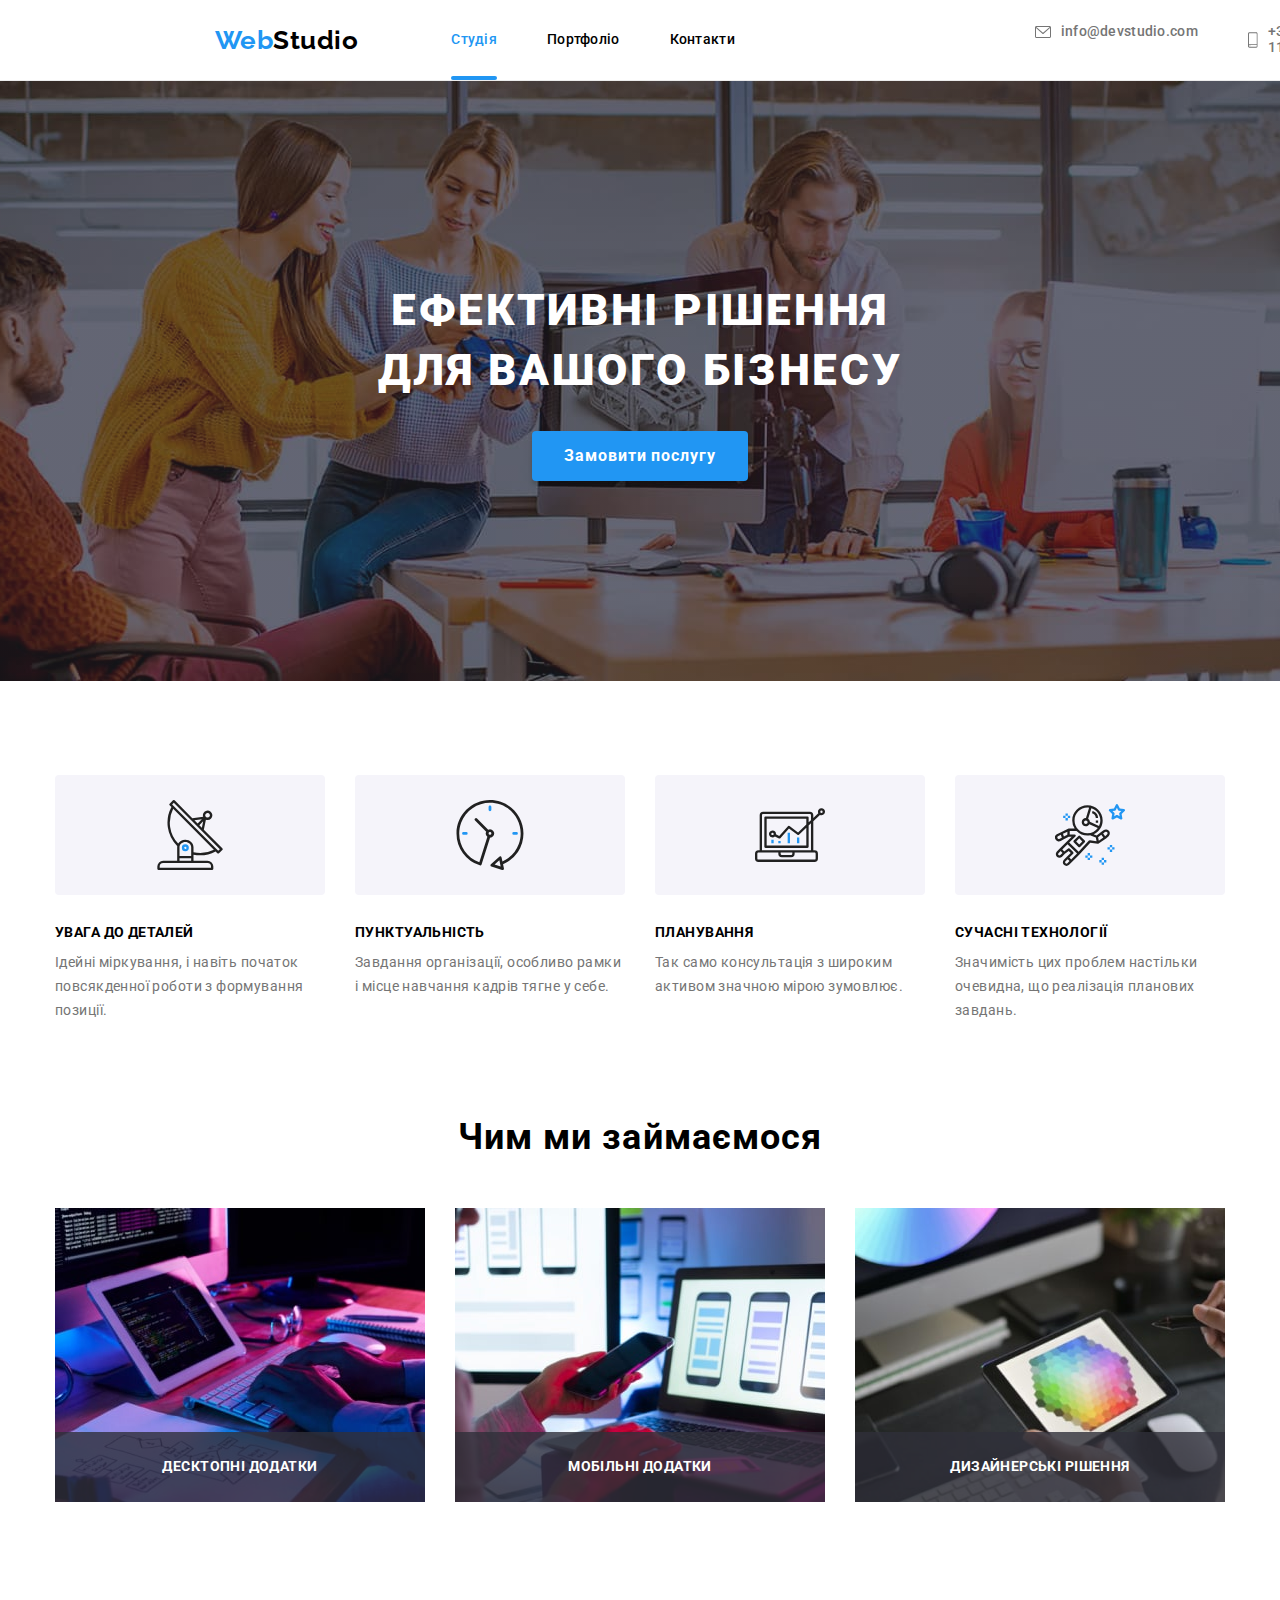
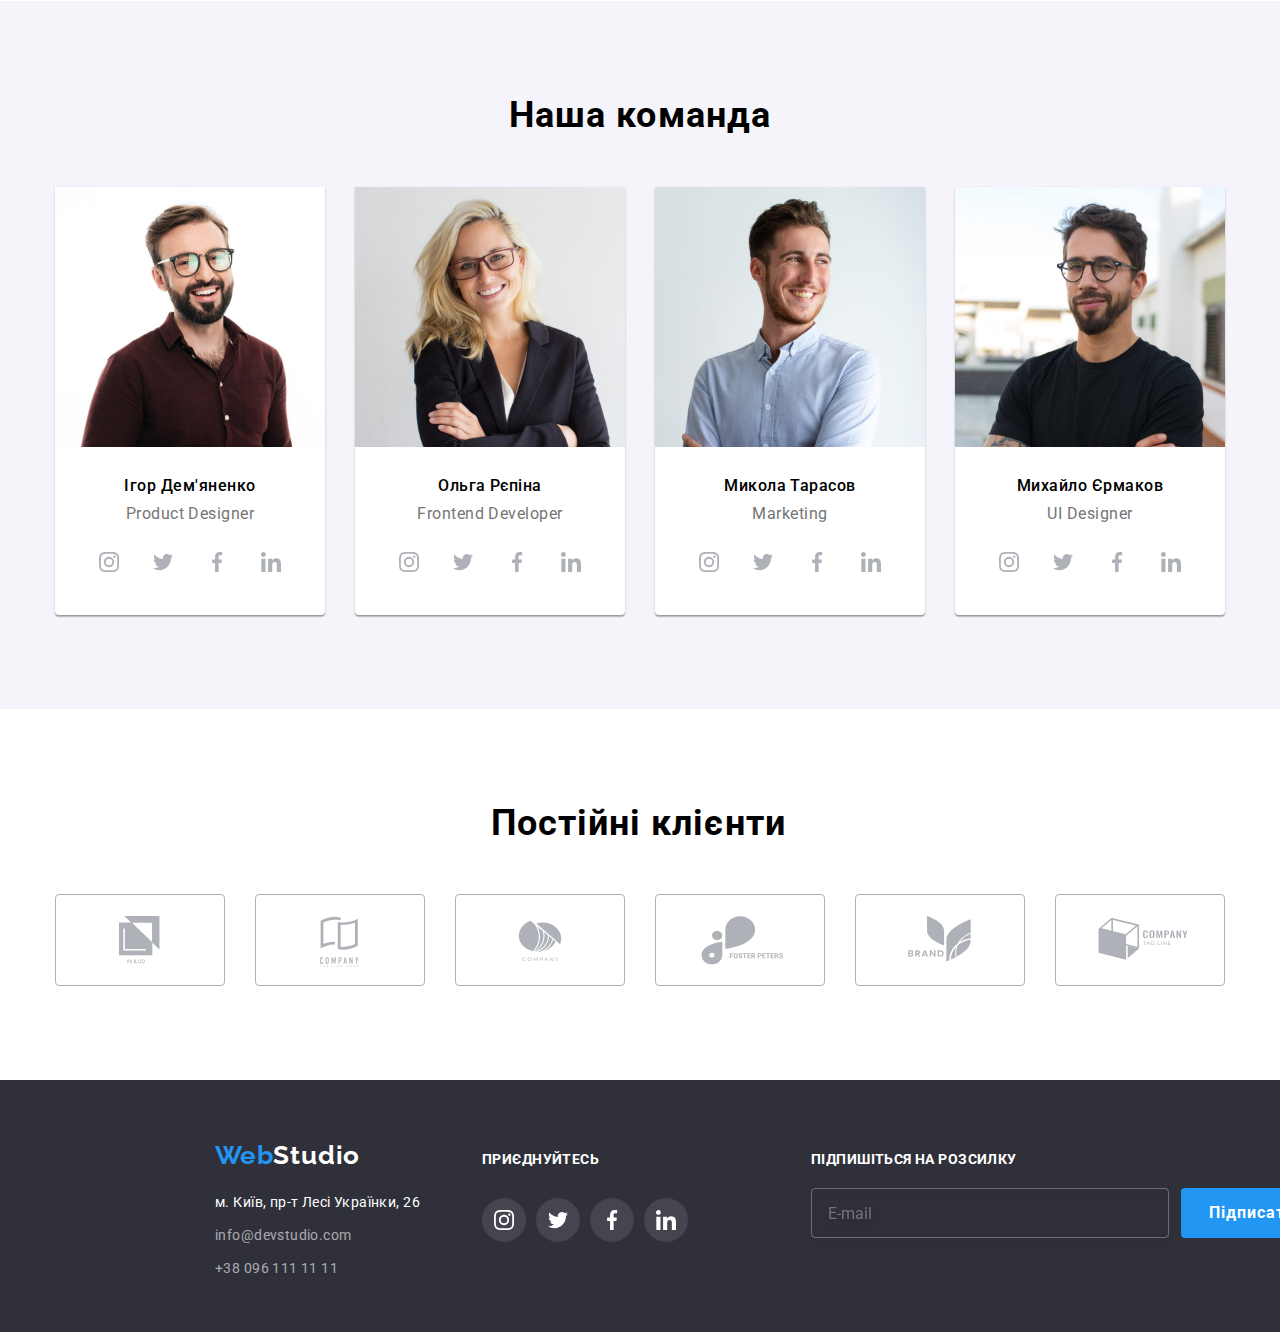
<file: index.html>
<!DOCTYPE html>
<html lang="uk">
<head>
    <meta charset="UTF-8">
    <meta http-equiv="X-UA-Compatible" content="IE=edge">
    <meta name="viewport" content="width=device-width, initial-scale=1.0">
    <title>WebStudio</title>
    <link rel="preconnect" href="https://fonts.googleapis.com">
    <link rel="preconnect" href="https://fonts.gstatic.com" crossorigin>
    <link href="https://fonts.googleapis.com/css2?family=Raleway:wght@700&family=Roboto:wght@400;500;700;900&display=swap" rel="stylesheet">
    <link rel="stylesheet" href="https://cdnjs.cloudflare.com/ajax/libs/modern-normalize/1.1.0/modern-normalize.min.css">
    <link rel="stylesheet" href="./css/main.min.css">
</head>
<body>
        <!-- Блок хедер -->
        <header class="page-header">
            <div class="container main-nav">
                <a href="./index.html" class="logo page-header__logo"><span class="logo">Web</span>Studio</a>
                <nav class="header__nav">
                    <ul class="site-nav marker">
                        <li class="site-nav__item"><a href="" class="site-nav__link current">Студія</a></li>
                        <li class="site-nav__item"><a href="./portfolio.html" class="site-nav__link">Портфоліо</a></li>
                        <li class="site-nav__item"><a href="" class="site-nav__link">Контакти</a></li>
                    </ul>    
                </nav>
                <ul class="contacts marker">
                    <li class="contacts__item"><a href="mailto:info@devstudio.com" class="contacts__list">
                        <svg class="contacts__icon envelope" width="16" height="12">
                            <use href="./img/icons.svg#icon-envelope"></use>
                        </svg>
                        info@devstudio.com</a>
                    </li>
                    <li class="contacts__item"><a href="tel:+380961111111" class="contacts__list">
                        <svg class="contacts__icon smartphone" width="10" height="16">
                            <use href="./img/icons.svg#icon-smartphone"></use>
                        </svg>+38 096 111 11 11</a></li>
                </ul>
            </div>      
        </header>
        <main>
        <!-- Герой -->
        <section class="hero">
            <div class="container">
            <h1 class="hero__title">Ефективні рішення для вашого бізнесу</h1>
            <button type="button" class="hero__btn" data-modal-open>Замовити послугу</button>
            </div>
        </section>
        <!-- Особливості -->
        <div class="container">
            <section class="features-section">
                 
            <h2 hidden>Особливості</h2>
            <ul class="features marker">
                
                <li>
                    <div class="features__svg">
                    <svg width="70" height="70">
                        <use href="./img/icons.svg#icon-antenna"></use>
                    </svg>
                    </div>
                    <h3 class="features__title">УВАГА ДО ДЕТАЛЕЙ</h3>
                    <p class="features__text">Ідейні міркування, і навіть початок повсякденної роботи з формування позиції.</p>
                </li>
                
                
                <li>
                    <div class="features__svg">
                        <svg width="70" height="70">
                            <use href="./img/icons.svg#icon-clock"></use>
                        </svg>
                    </div>
                    <h3 class="features__title">ПУНКТУАЛЬНІСТЬ</h3>
                    <p class="features__text">Завдання організації, особливо рамки і місце навчання кадрів тягне у себе.</p>
                </li>
                
               
                <li>
                    <div class="features__svg">
                        <svg width="70" height="70">
                            <use href="./img/icons.svg#icon-diagram"></use>
                        </svg>
                    </div>
                    <h3 class="features__title">ПЛАНУВАННЯ</h3>
                    <p class="features__text">Так само консультація з широким активом значною мірою зумовлює.</p>
                </li>
                
                
                <li>
                    <div class="features__svg">
                        <svg width="70" height="70">
                            <use href="./img/icons.svg#icon-astronaut"></use>
                        </svg>
                    </div>
                    <h3 class="features__title">СУЧАСНІ ТЕХНОЛОГІЇ</h3>
                    <p class="features__text">Значимість цих проблем настільки очевидна, що реалізація планових завдань.</p>
                </li>
             
            </ul>
            </section>
        </div>
        <!-- Чим ми займаємось -->
        <section>
            <div class="container">
            <h2 class="activity__title">Чим ми займаємося</h2>
            <ul class="activity marker">
                <li>
                    <div class="activity__work-thumb">
                        <a href=""><img src="./img/box_1.jpg" alt="людина друкує на клавіатурі" width="370"></a>
                        <p class="activity__work-text">Десктопні додатки</p>
                    </div>
                </li>
                <li>
                    <div class="activity__work-thumb">
                        <a href=""><img src="./img/box_2.jpg" alt="телефон і ноутбук" width="370"></a>
                        <p class="activity__work-text">Мобільні додатки</p>
                    </div>
                </li>
                <li>
                    <div class="activity__work-thumb">
                        <a href=""><img src="./img/box_3.jpg" alt="малювання на планшеті" width="370"></a>
                        <p class="activity__work-text">Дизайнерські рішення</p>
                    </div>
                </li>
            </ul>
            </div>
        </section>
        <!-- Наша команда -->
        <section class="team__section">
            <div class="team__box container">
            <h2 class="team__title">Наша команда</h2>
            <ul class="team marker">
                <li class="team-card">
                    <img src="./img/img_1.jpg" alt="чоловік в окулярах" width="270">
                    <h3 class="team-card__name">Ігор Дем'яненко</h3>
                    <p class="team-card__role">Product Designer</p>
                    <ul class="team-card__soc-list marker">
                        <li class="team-card__soc-items">
                            <a href="#" class="team-card__soc-link">
                                <svg class="team-card__soc-icons" width="20" height="20">
                                    <use href="./img/icons.svg#icon-instagram"></use>
                                </svg>
                            </a>
                        </li>
                        <li class="team-card__soc-items">
                            <a href="#" class="team-card__soc-link">
                                <svg class="team-card__soc-icons" width="20" height="20">
                                    <use href="./img/icons.svg#icon-twitter"></use>
                                </svg>
                            </a>
                        </li>
                        <li class="team-card__soc-items">
                            <a href="#" class="team-card__soc-link">
                                <svg class="team-card__soc-icons" width="20" height="20">
                                    <use href="./img/icons.svg#icon-facebook"></use>
                                </svg>
                            </a>
                        </li>
                        <li class="team-card__soc-items">
                            <a href="#" class="team-card__soc-link">
                                <svg class="team-card__soc-icons" width="20" height="20">
                                    <use href="./img/icons.svg#icon-linkedin"></use>
                                </svg>
                            </a>
                        </li>
                    </ul>
                </li>
                <li class="team-card">
                    <img src="./img/img_2.jpg" alt="жінка в костюмі" width="270">
                    <h3 class="team-card__name">Ольга Рєпіна</h3>
                    <p class="team-card__role">Frontend Developer</p>
                    <ul class="team-card__soc-list marker">
                        <li class="team-card__soc-items">
                            <a href="#" class="team-card__soc-link">
                                <svg class="team-card__soc-icons" width="20" height="20">
                                    <use href="./img/icons.svg#icon-instagram"></use>
                                </svg>
                            </a>
                        </li>
                        <li class="team-card__soc-items">
                            <a href="#" class="team-card__soc-link">
                                <svg class="team-card__soc-icons" width="20" height="20">
                                    <use href="./img/icons.svg#icon-twitter"></use>
                                </svg>
                            </a>
                        </li>
                        <li class="team-card__soc-items">
                            <a href="#" class="team-card__soc-link">
                                <svg class="team-card__soc-icons" width="20" height="20">
                                    <use href="./img/icons.svg#icon-facebook"></use>
                                </svg>
                            </a>
                        </li>
                        <li class="team-card__soc-items">
                            <a href="#" class="team-card__soc-link">
                                <svg class="team-card__soc-icons" width="20" height="20">
                                    <use href="./img/icons.svg#icon-linkedin"></use>
                                </svg>
                            </a>
                        </li>
                    </ul>
                </li>
                <li class="team-card">
                    <img src="./img/img_3.jpg" alt="усміхнений чоловік" width="270">
                    <h3 class="team-card__name">Микола Тарасов</h3>
                    <p class="team-card__role">Marketing</p>
                    <ul class="team-card__soc-list marker">
                        <li class="team-card__soc-items">
                            <a href="#" class="team-card__soc-link">
                                <svg class="team-card__soc-icons" width="20" height="20">
                                    <use href="./img/icons.svg#icon-instagram"></use>
                                </svg>
                            </a>
                        </li>
                        <li class="team-card__soc-items">
                            <a href="#" class="team-card__soc-link">
                                <svg class="team-card__soc-icons" width="20" height="20">
                                    <use href="./img/icons.svg#icon-twitter"></use>
                                </svg>
                            </a>
                        </li>
                        <li class="team-card__soc-items">
                            <a href="#" class="team-card__soc-link">
                                <svg class="team-card__soc-icons" width="20" height="20">
                                    <use href="./img/icons.svg#icon-facebook"></use>
                                </svg>
                            </a>
                        </li>
                        <li class="team-card__soc-items">
                            <a href="#" class="team-card__soc-link">
                                <svg class="team-card__soc-icons" width="20" height="20">
                                    <use href="./img/icons.svg#icon-linkedin"></use>
                                </svg>
                            </a>
                        </li>
                    </ul>
                </li>
                <li class="team-card">
                    <img src="./img/img_4.jpg" alt="чоловік в окулярах" width="270">
                    <h3 class="team-card__name">Михайло Єрмаков</h3>
                    <p class="team-card__role">UI Designer</p>
                    <ul class="team-card__soc-list marker">
                        <li class="team-card__soc-items">
                            <a href="#" class="team-card__soc-link">
                                <svg class="team-card__soc-icons" width="20" height="20">
                                    <use href="./img/icons.svg#icon-instagram"></use>
                                </svg>
                            </a>
                        </li>
                        <li class="team-card__soc-items">
                            <a href="#" class="team-card__soc-link">
                                <svg class="team-card__soc-icons" width="20" height="20">
                                    <use href="./img/icons.svg#icon-twitter"></use>
                                </svg>
                            </a>
                        </li>
                        <li class="team-card__soc-items">
                            <a href="#" class="team-card__soc-link">
                                <svg class="team-card__soc-icons" width="20" height="20">
                                    <use href="./img/icons.svg#icon-facebook"></use>
                                </svg>
                            </a>
                        </li>
                        <li class="team-card__soc-items">
                            <a href="#" class="team-card__soc-link">
                                <svg class="team-card__soc-icons" width="20" height="20">
                                    <use href="./img/icons.svg#icon-linkedin"></use>
                                </svg>
                            </a>
                        </li>
                    </ul>
                </li>
            </ul>   
            </div>
        </section>
        <!-- Постійні клієнти -->
        <section class="client-section">
            <div class="container">
                <h2 class="client-title">Постійні клієнти</h2>
                <ul class="client-list marker">
                    <li class="client-item">
                        <a href="#" class="client-link">
                            <svg class="client-icon" width="42" height="48">
                                <use href="./img/icons.svg#icon-first_logo"></use>
                            </svg>
                        </a>
                    </li>
                    <li class="client-item">
                        <a href="#" class="client-link">
                            <svg class="client-icon" width="40" height="53">
                                <use href="./img/icons.svg#icon-second_logo"></use>
                            </svg>
                        </a>
                    </li>
                    <li class="client-item">
                        <a href="#" class="client-link">
                            <svg class="client-icon" width="44" height="42">
                                <use href="./img/icons.svg#icon-third_logo"></use>
                            </svg>
                        </a>
                    </li>
                    <li class="client-item">
                        <a href="#" class="client-link">
                            <svg class="client-icon" width="89" height="49">
                                <use href="./img/icons.svg#icon-fourth_logo"></use>
                            </svg>
                        </a>
                    </li>
                    <li class="client-item">
                        <a href="#" class="client-link">
                            <svg class="client-icon" width="66" height="48">
                                <use href="./img/icons.svg#icon-fifth_logo"></use>
                            </svg>
                        </a>
                    </li>
                    <li class="client-item">
                        <a href="#" class="client-link">
                            <svg class="client-icon" width="94" height="44">
                                <use href="./img/icons.svg#icon-six_logo"></use>
                            </svg>
                        </a>
                    </li>
                </ul>
            </div>
        </section>
    </main>
   <footer class="footer">
    <div class="address container">
        <div class="footer-address-box">
            <address>
                <a href="./index.html" class="logo">Web<span class="logo-footer">Studio</span></a>
                <p class="address-point">м. Київ, пр-т Лесі Українки, 26</p>
                <ul class="marker">
                    <li class="foot-addr-item"><a href="mailto:info@devstudio.com" class="contacts-list">info@devstudio.com</a></li>
                    <li class="foot-addr-item"><a href="tel:+380961111111" class="contacts-list">+38 096 111 11 11</a></li>
                </ul>
            </address>
        </div>

        <div class="footer-soc-box">
            <h3 class="footer-soc-title">Приєднуйтесь</h3>
            <ul class="footer-soc-list marker">
                <li class="footer-soc-items">
                    <a href="#" class="footer-soc-link">
                        <svg class="footer-soc-icons" width="20" height="20">
                            <use href="./img/icons.svg#icon-instagram"></use>
                        </svg>
                    </a>
                </li>
                <li class="footer-soc-items">
                    <a href="#" class="footer-soc-link">
                        <svg class="footer-soc-icons" width="20" height="20">
                            <use href="./img/icons.svg#icon-twitter"></use>
                        </svg>
                    </a>
                </li>
                <li class="footer-soc-items">
                    <a href="#" class="footer-soc-link">
                        <svg class="footer-soc-icons" width="20" height="20">
                            <use href="./img/icons.svg#icon-facebook"></use>
                        </svg>
                    </a>
                </li>
                <li class="footer-soc-items">
                    <a href="#" class="footer-soc-link">
                        <svg class="footer-soc-icons" width="20" height="20">
                            <use href="./img/icons.svg#icon-linkedin"></use>
                        </svg>
                    </a>
                </li>
            </ul>
        </div>
                <form class="form-subscribe" autocomplete="off">
                    <h3 class="label-subscribe">Підпишіться на розсилку</h3>
                    <div class="subscribe-box">
                    <label class="field-subscribe">
                        <input type="email" class="input-subscribe" name="email" placeholder="E-mail" />
                    </label>
                    <button type="submit" class="btn-subscribe">
                        Підписатися
                        <svg width="24" height="24" class="subscribe-icon">
                            <use href="./img/icons.svg#icon-send"></use>
                        </svg>
                    </button></div>
                </form>
    </div>
   </footer>
   <div class="backdrop is-hidden" data-modal>
        <div class="modal">
            <button type="button" class="modal-close" data-modal-close>
                <svg class="modal-close-btn" width="18" height="18"><use href="./img/icons.svg#icon-close-btn"></use></svg>
            </button>
            <p class="modal-heading">Залиште свої дані, ми вам передзвонимо</p>
            <form action="">
            <label for="name" class="modal-label">Ім'я</label>
                <div class="modal-input-group">
                    <input type="text" class="modal-input" name="name" id="name">
                    <svg class="modal-input-icon" width="18" height="18">
                        <use href="./img/icons.svg#icon-person"></use>
                     </svg>
                </div>
            <label for="tel" class="modal-label">Телефон</label>
                <div class="modal-input-group">
                    <input type="tel" class="modal-input" name="tel" id="tel">
                    <svg class="modal-input-icon" width="18" height="18">
                        <use href="./img/icons.svg#icon-phone"></use>
                    </svg>
                 </div>
            <label for="email" class="modal-label">Пошта</label>
                <div class="modal-input-group">
                    <input type="email" class="modal-input" name="email" id="email">
                    <svg class="modal-input-icon" width="18" height="18">
                        <use href="./img/icons.svg#icon-email"></use>
                    </svg>
                </div>
            <div class="modal-input-group">
               <label for="comment" class="modal-label">Коментар</label>
               <textarea name="comment" id="comment" class="modal-text" placeholder="Введіть текст"></textarea>
            </div>

            <input type="checkbox" id="checkbox" name="checkbox" class="modal-checkbox" />
            <label for="checkbox" class="modal-checkbox-label">
                <span class="modal-check-icon">
                    <svg width="16" height="15">
                        <use href="./img/icons.svg#icon-check"></use>
                    </svg></span>Погоджуюся з розсилкою та приймаю
                    <div><a href="index.html" target="_blank" class="modal-link">Умови договору</a></div></label>
            <button type="submit" class="modal-btn">Відправити</button>
            </form>
        </div>
   </div>
   <script src="./js/modal.js"></script>
</body>
</html>
</file>
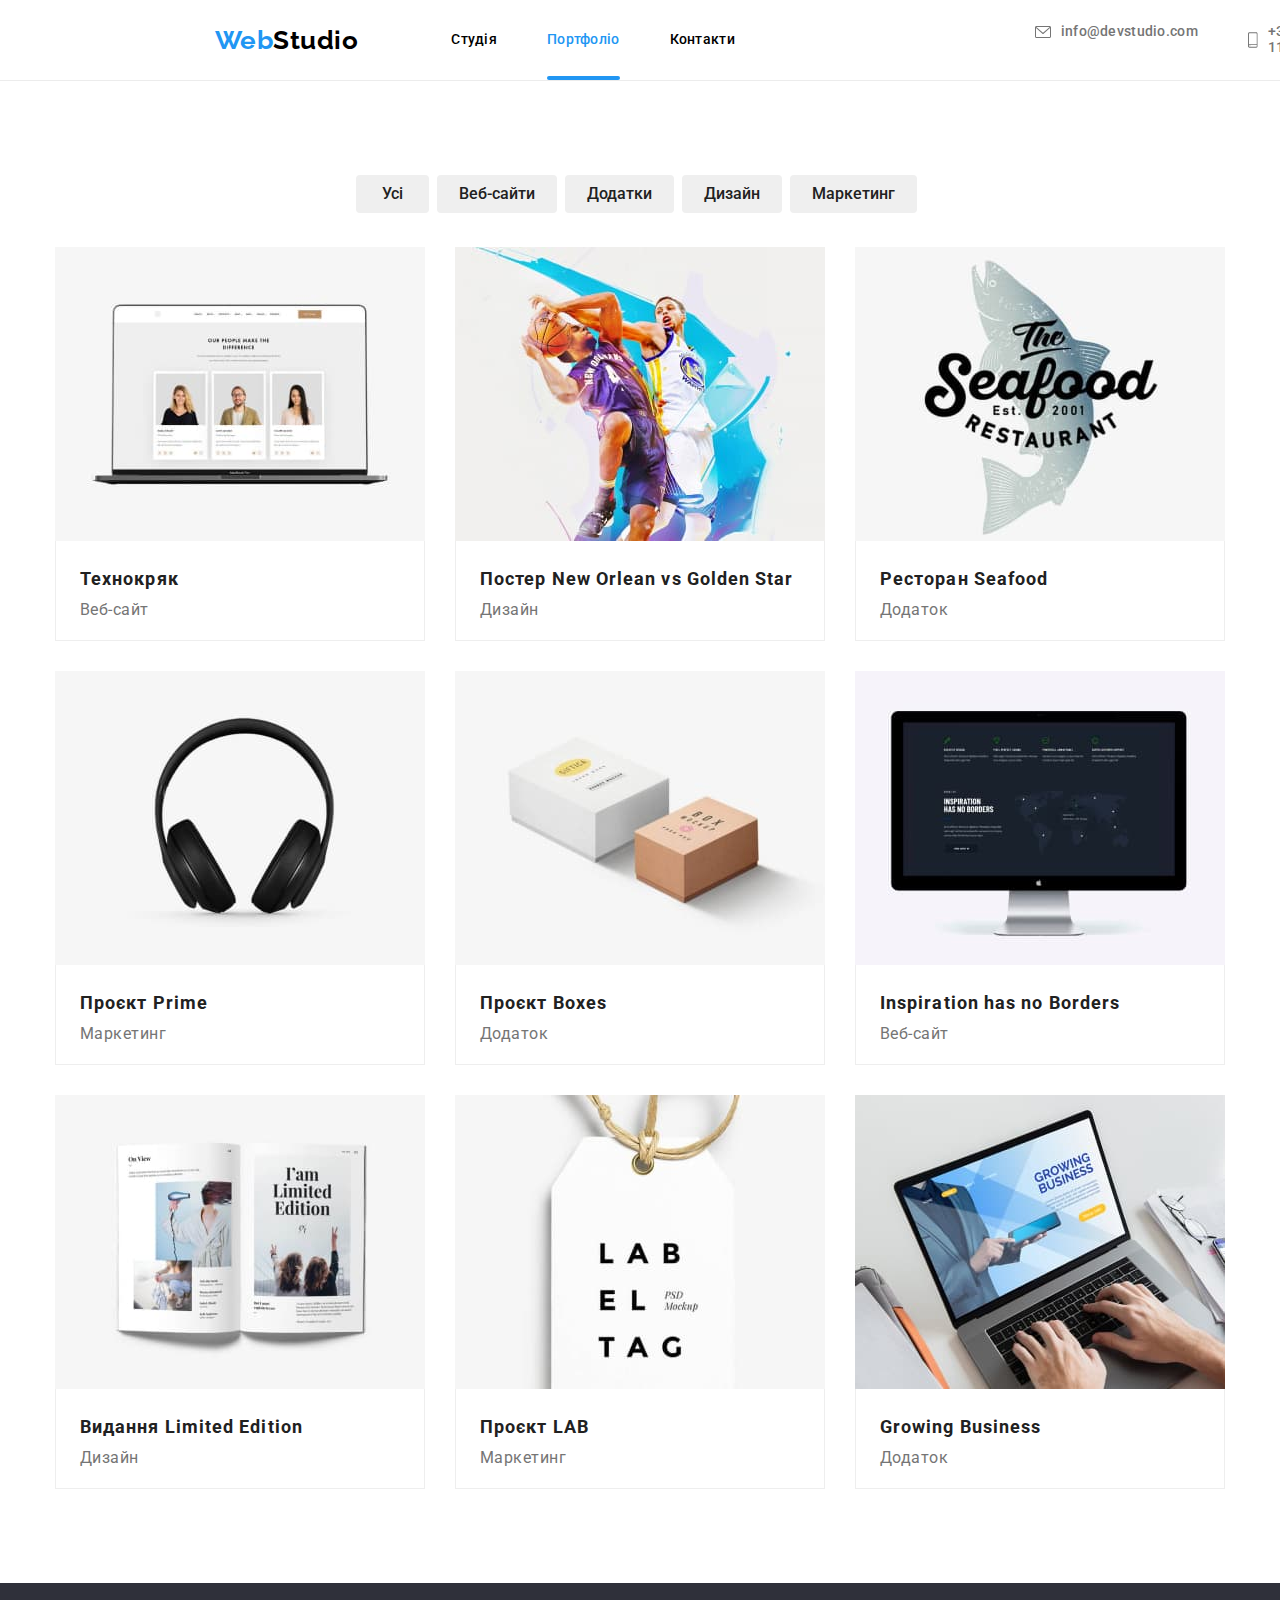
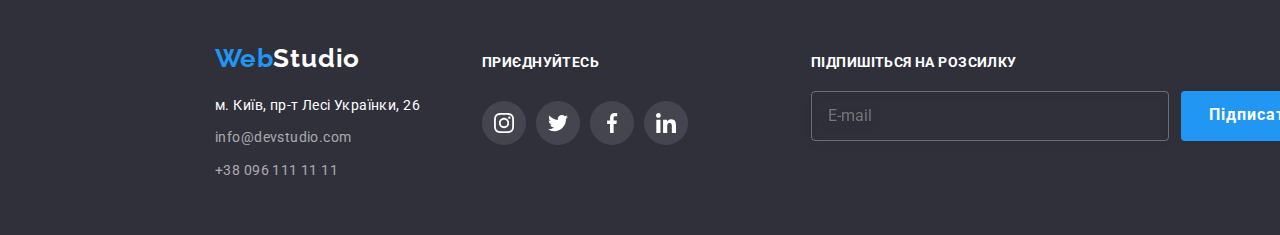
<file: portfolio.html>
<!DOCTYPE html>
<html lang="uk">
<head>
    <meta charset="UTF-8">
    <meta http-equiv="X-UA-Compatible" content="IE=edge">
    <meta name="viewport" content="width=device-width, initial-scale=1.0">
    <title>Portfolio</title>
    <link rel="preconnect" href="https://fonts.googleapis.com">
    <link rel="preconnect" href="https://fonts.gstatic.com" crossorigin>
    <link href="https://fonts.googleapis.com/css2?family=Raleway:wght@700&family=Roboto:wght@400;500;700;900&display=swap" rel="stylesheet">
    <link rel="stylesheet" href="https://cdnjs.cloudflare.com/ajax/libs/modern-normalize/1.1.0/modern-normalize.min.css">
    <link rel="stylesheet" href="./css/main.min.css">
</head>
<body>
    <header class="page-header">
        <div class="container main-nav">
            <a href="./index.html" class="logo page-header__logo"><span class="logo">Web</span>Studio</a>
            <nav class="header__nav">
                <ul class="site-nav marker">
                    <li class="site-nav__item"><a href="./index.html" class="site-nav__link">Студія</a></li>
                    <li class="site-nav__item"><a href="" class="site-nav__link current">Портфоліо</a></li>
                    <li class="site-nav__item"><a href="" class="site-nav__link">Контакти</a></li>
                </ul>
            </nav>
            <ul class="contacts marker">
                <li class="contacts__item"><a href="mailto:info@devstudio.com" class="contacts__list">
                        <svg class="contacts__icon envelope" width="16" height="12">
                            <use href="./img/icons.svg#icon-envelope"></use>
                        </svg>
                        info@devstudio.com</a>
                </li>
                <li class="contacts__item"><a href="tel:+380961111111" class="contacts__list">
                        <svg class="contacts__icon smartphone" width="10" height="16">
                            <use href="./img/icons.svg#icon-smartphone"></use>
                        </svg>+38 096 111 11 11</a></li>
            </ul>
        </div>
    </header>
  <main>
    <section class="portfolio-section">
        <div class="portfolio container">
            <h1 class="projects">Наші роботи</h1>
            <ul class="project-btn marker">
                <li><button type="button" class="project-filter-btn">Усі</button></li>
                <li><button type="button" class="project-filter-btn">Веб-сайти</button></li>
                <li><button type="button" class="project-filter-btn">Додатки</button></li>
                <li><button type="button" class="project-filter-btn">Дизайн</button></li>
                <li><button type="button" class="project-filter-btn">Маркетинг</button></li>
            </ul>
            <ul class="project-box marker">
                <li class="portfolio-list">
                    <div class="portfolio-thumb">
                    <a href=""><img src="./img/img_portfolio_1.jpg" alt="макет сайту на ноутбуці" width="370"></a>
                    <p class="portfolio-cover-text">Ресурс пропонує комплексні пропозиції з різним рівнем функціоналу та сервісів. Все це дозволить відвідувачу отримати
                    вичерпні відомості про компанію чи приватну особу.</p>
                    </div>
                    <div class="pr-box">
                        <h2 class="project-title">Технокряк</h2>
                        <p class="project-dsc">Веб-сайт</p>
                    </div>
                </li>
                <li class="portfolio-list"> 
                    <div class="portfolio-thumb">
                    <a href=""><img src="./img/img_portfolio_2.jpg" alt="два баскетболіста з м'ячем" width="370"></a>
                    <p class="portfolio-cover-text">Ресурс пропонує комплексні пропозиції з різним рівнем функціоналу та сервісів. Все це дозволить відвідувачу отримати
                    вичерпні відомості про компанію чи приватну особу.</p>
                    </div>
                    <div class="pr-box">
                        <h2 class="project-title">Постер New Orlean vs Golden Star</h2>
                        <p class="project-dsc">Дизайн</p>
                    </div>
    
                </li>
                <li class="portfolio-list">
                    <div class="portfolio-thumb">
                    <a href=""><img src="./img/img_portfolio_3.jpg" alt="логотип ресторану Seafood" width="370"></a>
                    <p class="portfolio-cover-text">Ресурс пропонує комплексні пропозиції з різним рівнем функціоналу та сервісів. Все це дозволить відвідувачу отримати
                    вичерпні відомості про компанію чи приватну особу.</p>
                    </div>
                    <div class="pr-box">
                        <h2 class="project-title">Ресторан Seafood</h2>
                        <p class="project-dsc">Додаток</p>
                    </div>
                </li>
                <li class="portfolio-list">
                    <div class="portfolio-thumb">
                    <a href=""><img src="./img/img_portfolio_4.jpg" alt="навушники" width="370"></a>
                    <p class="portfolio-cover-text">Ресурс пропонує комплексні пропозиції з різним рівнем функціоналу та сервісів. Все це дозволить відвідувачу отримати
                    вичерпні відомості про компанію чи приватну особу.</p>
                    </div>
                    <div class="pr-box">
                        <h2 class="project-title">Проєкт Prime</h2>
                        <p class="project-dsc">Маркетинг</p>
                    </div>
                </li>
                <li class="portfolio-list">
                    <div class="portfolio-thumb">
                    <a href=""><img src="./img/img_portfolio_5.jpg" alt="дві коробки біла і коричнева" width="370"></a>
                    <p class="portfolio-cover-text">Ресурс пропонує комплексні пропозиції з різним рівнем функціоналу та сервісів. Все це дозволить відвідувачу отримати
                    вичерпні відомості про компанію чи приватну особу.</p>
                    </div>
                    <div class="pr-box">
                        <h2 class="project-title">Проєкт Boxes</h2>
                        <p class="project-dsc">Додаток</p>
                    </div>
                </li>
                <li class="portfolio-list">
                    <div class="portfolio-thumb">
                    <a href=""><img src="./img/img_portfolio_6.jpg" alt="apple iMac" width="370"></a>
                    <p class="portfolio-cover-text">Ресурс пропонує комплексні пропозиції з різним рівнем функціоналу та сервісів. Все це дозволить відвідувачу отримати
                    вичерпні відомості про компанію чи приватну особу.</p>
                    </div>
                    <div class="pr-box">
                        <h2 class="project-title">Inspiration has no Borders</h2>
                        <p class="project-dsc">Веб-сайт</p>
                    </div>
                </li>
                <li class="portfolio-list">
                    <div class="portfolio-thumb">
                    <a href=""><img src="./img/img_portfolio_7.jpg" alt="розворот журналу" width="370"></a>
                    <p class="portfolio-cover-text">Ресурс пропонує комплексні пропозиції з різним рівнем функціоналу та сервісів. Все це дозволить відвідувачу отримати
                    вичерпні відомості про компанію чи приватну особу.</p>
                    </div>
                    <div class="pr-box">
                        <h2 class="project-title">Видання Limited Edition</h2>
                        <p class="project-dsc">Дизайн</p>
                    </div>
                </li>
                <li class="portfolio-list">
                    <div class="portfolio-thumb">
                    <a href=""><img src="./img/img_portfolio_8.jpg" alt="бірка на шнурку з логотипом" width="370"></a>
                    <p class="portfolio-cover-text">Ресурс пропонує комплексні пропозиції з різним рівнем функціоналу та сервісів. Все це дозволить відвідувачу отримати
                    вичерпні відомості про компанію чи приватну особу.</p>
                    </div>
                    <div class="pr-box">
                        <h2 class="project-title">Проєкт LAB</h2>
                        <p class="project-dsc">Маркетинг</p>
                    </div>
                </li>
                <li class="portfolio-list">
                    <div class="portfolio-thumb">
                    <a href=""><img src="./img/img_portfolio_9.jpg" alt="мужчина працює на леп топ" width="370"></a>
                    <p class="portfolio-cover-text">Ресурс пропонує комплексні пропозиції з різним рівнем функціоналу та сервісів. Все це дозволить відвідувачу отримати
                    вичерпні відомості про компанію чи приватну особу.</p>
                    </div>
                    <div class="pr-box">
                        <h2 class="project-title">Growing Business</h2>
                        <p class="project-dsc">Додаток</p>
                    </div>
                </li>
            </ul>
        </div>
    </section>
   </main>
  <footer class="footer">
    <div class="address container">
        <div class="footer-address-box">
            <address>
                <a href="./index.html" class="logo">Web<span class="logo-footer">Studio</span></a>
                <p class="address-point">м. Київ, пр-т Лесі Українки, 26</p>
                <ul class="marker">
                    <li class="foot-addr-item"><a href="mailto:info@devstudio.com"
                            class="contacts-list">info@devstudio.com</a></li>
                    <li class="foot-addr-item"><a href="tel:+380961111111" class="contacts-list">+38 096 111 11 11</a></li>
                </ul>
            </address>
        </div>
    
        <div class="footer-soc-box">
            <h3 class="footer-soc-title">Приєднуйтесь</h3>
            <ul class="footer-soc-list marker">
                <li class="footer-soc-items">
                    <a href="#" class="footer-soc-link">
                        <svg class="footer-soc-icons" width="20" height="20">
                            <use href="./img/icons.svg#icon-instagram"></use>
                        </svg>
                    </a>
                </li>
                <li class="footer-soc-items">
                    <a href="#" class="footer-soc-link">
                        <svg class="footer-soc-icons" width="20" height="20">
                            <use href="./img/icons.svg#icon-twitter"></use>
                        </svg>
                    </a>
                </li>
                <li class="footer-soc-items">
                    <a href="#" class="footer-soc-link">
                        <svg class="footer-soc-icons" width="20" height="20">
                            <use href="./img/icons.svg#icon-facebook"></use>
                        </svg>
                    </a>
                </li>
                <li class="footer-soc-items">
                    <a href="#" class="footer-soc-link">
                        <svg class="footer-soc-icons" width="20" height="20">
                            <use href="./img/icons.svg#icon-linkedin"></use>
                        </svg>
                    </a>
                </li>
            </ul>
        </div>
        <form class="form-subscribe" autocomplete="off">
            <h3 class="label-subscribe">Підпишіться на розсилку</h3>
            <div class="subscribe-box">
                <label class="field-subscribe">
                    <input type="email" class="input-subscribe" name="email" placeholder="E-mail" />
                </label>
                <button type="submit" class="btn-subscribe">
                    Підписатися
                    <svg width="24" height="24" class="subscribe-icon">
                        <use href="./img/icons.svg#icon-send"></use>
                    </svg>
                </button>
            </div>
        </form>
    </div>
   </footer>
</html>
</file>
<file: css/main.min.css>
body{font-family:"Roboto",sans-serif;letter-spacing:.03em;background:#fff}img{display:block}.marker{list-style:none;padding:0;margin:0}h1,h2,h3,h4,h5,h6,p,ul{margin-top:0;margin-bottom:0}.container{width:1200px;padding-left:15px;padding-right:15px;margin-left:auto;margin-right:auto}.page-header{width:1600px;margin-right:auto;margin-left:auto;border-bottom:1px solid #ececec}.main-nav{display:flex;align-items:center}.site-nav{display:flex}.site-nav__item{position:relative;margin-right:50px}.site-nav__item:last-child{margin-right:0}.site-nav__link{display:block;padding-top:32px;padding-bottom:32px;font-weight:500;font-size:14px;line-height:1.14;letter-spacing:0.02em;color:#000;text-decoration:none;cursor:pointer;transition:250ms cubic-bezier(0.4, 0, 0.2, 1)}.site-nav__link:hover,.site-nav__link:focus{color:#2196f3}.site-nav__link.current{color:#2196f3}.site-nav__link.current::after{content:"";position:absolute;left:0;bottom:0;width:100%;height:4px;background-color:#2196f3;border-radius:2px}.header__nav{margin-left:93px}.contacts{display:flex;margin-left:300px}.contacts__list{font-weight:500;font-size:14px;line-height:1.14;letter-spacing:0.02em;color:#757575;text-decoration:none;display:flex;align-items:center;transition:250ms cubic-bezier(0.4, 0, 0.2, 1)}.contacts__list:hover,.contacts__list:focus{color:#2196f3}.contacts__icon{margin-right:10px;fill:currentColor}.contacts .contacts__item+.contacts__item{margin-left:50px}.logo{font-family:"Raleway";font-weight:700;font-size:26px;line-height:1.19;letter-spacing:noneem;color:#2196f3;text-decoration:none;font-style:normal}.page-header__logo{color:#000}.hero{height:600px;max-width:1600px;margin-left:auto;margin-right:auto;padding-bottom:200px;background-color:#c4c4c4;background-image:linear-gradient(rgba(47, 48, 58, 0.4), rgba(47, 48, 58, 0.4)),url(../img/hero_bg.jpg);background-repeat:no-repeat;background-size:cover;background-position:center}.hero__title{color:#fff;font-weight:900;font-size:44px;line-height:1.36;letter-spacing:0.06em;text-transform:uppercase;padding-top:200px;margin-bottom:30px;text-align:center;width:608px;margin-left:auto;margin-right:auto}.hero__btn{padding:10px 24px;color:#fff;background-color:#2196f3;border:0;font-weight:700;font-size:16px;line-height:1.87;letter-spacing:0.06em;cursor:pointer;font-family:inherit;box-shadow:0px 4px 4px rgba(0,0,0,.15);border-radius:4px;width:216px;margin-left:477px;transition:250ms cubic-bezier(0.4, 0, 0.2, 1)}.hero__btn:hover,.hero__btn:focus{cursor:pointer;background-color:#188ce8}.features{display:flex;flex-wrap:wrap;gap:30px}.features__title{color:#000;text-transform:uppercase;margin-bottom:10px;font-weight:700;font-size:14px;line-height:1.14;letter-spacing:0.03em}.features__text{color:#757575;font-weight:400;font-size:14px;line-height:1.71;letter-spacing:0.03em;width:270px}.features__svg{background-color:#f5f4fa;width:270px;height:120px;border-radius:4px;margin-bottom:30px;display:flex;justify-content:center;align-items:center}.features-section{padding-top:94px;padding-bottom:94px}.activity{color:#000;margin-top:0;display:flex;flex-wrap:wrap;gap:30px;padding-bottom:94px}.activity__title{text-align:center;margin-bottom:50px;font-weight:700;font-size:36px;line-height:1.16;letter-spacing:0.03em}.activity__work-thumb{display:inline-flex;position:relative}.activity__work-text{position:absolute;left:0;bottom:0;display:flex;justify-content:center;align-items:center;width:100%;min-height:70px;background-color:rgba(47,48,58,.8);font-weight:700;font-size:14px;line-height:1.14;letter-spacing:0.03em;text-transform:uppercase;color:#fff}.team{text-align:center;display:flex;flex-wrap:wrap;gap:30px;width:1170px}.team__section{padding-top:94px;padding-bottom:94px;background-color:#f5f4fa}.team__title{color:#000;font-weight:700;font-size:36px;line-height:1.16;letter-spacing:0.03em;text-align:center;margin-bottom:50px}.team-card{width:270px;height:428px;background:#fff;box-shadow:0px 1px 3px rgba(0,0,0,.12),0px 1px 1px rgba(0,0,0,.14),0px 2px 1px rgba(0,0,0,.2);border-radius:0px 0px 4px 4px}.team-card__name{color:#000;font-weight:500;font-size:16px;line-height:1.18;letter-spacing:noneem;margin-top:30px}.team-card__role{color:#757575;font-weight:400;font-size:16px;line-height:1.18;letter-spacing:noneem;margin-top:10px}.team-card__soc-list{display:flex;justify-content:center;align-items:center;margin-top:16px}.team-card__soc-items{width:44px;height:44px}.team-card__soc-items:not(:last-child){margin-right:10px}.team-card__soc-link{display:flex;justify-content:center;align-items:center;width:100%;height:100%;fill:#afb1b8;border-radius:50%;transition:250ms cubic-bezier(0.4, 0, 0.2, 1)}.team-card__soc-link:hover{background-color:#2196f3;fill:#fff}.client-section{padding-bottom:94px;padding-top:94px}.client-title{width:299px;margin-right:auto;margin-left:auto;margin-bottom:50px;font-weight:700;font-size:36px;line-height:1.16;letter-spacing:0.03em}.client-list{display:flex;justify-content:center;align-items:center}.client-item{width:170px;height:92px;border:1px solid #afb1b8;border-radius:4px}.client-item:not(:last-child){margin-right:30px}.client-link{display:flex;justify-content:center;align-items:center;width:100%;height:100%}.client-icon{fill:#afb1b8;transition:250ms cubic-bezier(0.4, 0, 0.2, 1)}.client-item:focus,.client-item:hover .client-icon{fill:#2196f3}.client-item:focus,.client-item:hover{border-color:#2196f3}.logo-footer{font-family:"Raleway";font-size:26px;line-height:1.19;letter-spacing:0.03em;color:#fff}.footer{background-color:#2f303a}.address{padding:60px 215px;height:252px;width:1600px;display:flex;align-items:baseline}.address-point{color:#fff;font-weight:400;font-size:14px;line-height:1.71;letter-spacing:0.03em;font-style:normal;margin-top:20px}.contacts-list{text-decoration:none;font-weight:400;font-size:14px;line-height:1.71;letter-spacing:0.03em;color:rgba(255,255,255,.6);font-style:normal;margin-top:9px}.contacts-list:hover,.contacts-list:focus{color:#2196f3}.foot-addr-item{margin-top:9px}.footer-main-container{display:flex;align-items:baseline}.address-container{margin-right:70px}.footer-soc-box{margin-left:62px}.footer-soc-title{margin-bottom:30px;font-weight:700;font-size:14px;line-height:1.14;letter-spacing:0.03em;text-transform:uppercase;color:#fff}.footer-soc-list{display:flex}.footer-soc-items{width:44px;height:44px}.footer-soc-items:not(:last-child){margin-right:10px}.footer-soc-link{display:flex;justify-content:center;align-items:center;width:100%;height:100%;background-color:rgba(255,255,255,.1);border-radius:50%;transition:250ms cubic-bezier(0.4, 0, 0.2, 1)}.footer-soc-link:hover,.footer-soc-link:focus{background-color:#2196f3}.footer-soc-icons{fill:#fff}.label-subscribe{font-weight:700;font-size:14px;line-height:1.14;letter-spacing:0.03em;text-transform:uppercase;color:#fff;margin-bottom:20px}.input-subscribe{width:358px;height:50px;padding-left:16px;border:1px solid rgba(255,255,255,.3);border-radius:4px;background-color:rgba(0,0,0,0);filter:drop-shadow(0px 4px 4px rgba(0, 0, 0, 0.15));transition:border 250ms cubic-bezier(0.4, 0, 0.2, 1)}.form-subscribe{margin-left:123px;margin-right:0;min-width:570px}.btn-subscribe{display:flex;align-items:center;width:200px;height:50px;margin-left:12px;padding-left:28px;font-family:inherit;font-size:16px;line-height:1.88;letter-spacing:0.06em;font-weight:700;color:#fff;background-color:#2196f3;border:0;border-radius:4px;cursor:pointer;transition:background-color 250ms cubic-bezier(0.4, 0, 0.2, 1)}.btn-subscribe:hover,.btn-subscribe:focus{background-color:#188ce8}.subscribe-icon{fill:currentColor;margin-left:10px}.subscribe-box{display:flex;align-items:center}.backdrop{position:fixed;top:0;width:100%;height:100%;background-color:rgba(0,0,0,.1);transition:opacity 300ms linear,visibility 300ms linear}.modal{padding:40px;position:absolute;top:50%;left:50%;transform:translate(-50%, -50%) scale(1);width:528px;min-height:581px;background-color:#fff;border-radius:4px;transition:transform 300ms linear}.backdrop .is-hidden .modal{transform:translate(-50%, -50%) scale(0)}.modal-close{position:absolute;top:8px;right:8px;display:flex;justify-content:center;align-items:center;width:30px;height:30px;background-color:rgba(0,0,0,0);border:1px solid rgba(0,0,0,.1);border-radius:50%}.is-hidden{opacity:0;visibility:hidden;pointer-events:none}.modal-heading{font-weight:700;font-size:20px;line-height:1.5;letter-spacing:0.03em;text-align:center;color:#212121;margin-bottom:12px}.modal-input{font-style:normal;font-weight:400;font-size:12px;line-height:1.16;letter-spacing:0.01em;width:100%;height:40px;border:1px solid rgba(33,33,33,.2);border-radius:4px;margin-bottom:10px;padding-left:42px;transition:250ms cubic-bezier(0.4, 0, 0.2, 1)}.modal-input:hover,.modal-input:focus{border:1px solid #2196f3}.modal-input:hover+.modal-input-icon{fill:#2196f3}.modal-input:focus+.modal-input-icon{fill:#2196f3}.modal-label{display:inline-block;font-style:normal;font-weight:400;font-size:12px;line-height:1.16;letter-spacing:0.01em;color:#757575;margin-bottom:4px}.modal-text{font-style:normal;font-weight:400;font-size:12px;line-height:1.16;letter-spacing:0.01em;resize:none;display:inline-block;width:100%;height:120px;color:#212121;border:1px solid rgba(33,33,33,.2);border-radius:4px;padding:12px 16px;margin-bottom:20px}.modal-text::-moz-placeholder{font-style:normal;font-weight:400;font-size:12px;line-height:1.16;letter-spacing:0.01em;color:rgba(117,117,117,.5)}.modal-text:-ms-input-placeholder{font-style:normal;font-weight:400;font-size:12px;line-height:1.16;letter-spacing:0.01em;color:rgba(117,117,117,.5)}.modal-text::placeholder{font-style:normal;font-weight:400;font-size:12px;line-height:1.16;letter-spacing:0.01em;color:rgba(117,117,117,.5)}.modal-text:hover,.modal-text:focus{border:1px solid #2196f3}.modal-input-icon{position:absolute;left:12px;top:11px;bottom:11px}.modal-input-group{position:relative}.modal-checkbox{position:absolute;-webkit-appearance:none;-moz-appearance:none;appearance:none}.modal-check-icon{display:inline-block;width:16px;height:15px;border:2px solid #212121;border-radius:4px;fill:none;margin-right:8.38px;margin-left:14px}.modal-checkbox-label{display:flex;align-items:center;font-style:normal;font-weight:400;font-size:14px;line-height:1.71;letter-spacing:0.03em;color:#757575}.modal-checkbox:checked+.modal-checkbox-label>span{border:none;background-color:#2196f3;background-size:contain}.modal-checkbox:checked+.modal-checkbox-label>span svg{fill:#fff;transition:250ms cubic-bezier(0.4, 0, 0.2, 1)}.modal-link{font-style:normal;font-weight:400;font-size:14px;line-height:1.71;letter-spacing:0.03em;-webkit-text-decoration-line:none;text-decoration-line:none;color:#2196f3;margin-left:6px;border-bottom:1px solid}.modal-btn{font-weight:700;font-size:16px;line-height:1.87;letter-spacing:0.06em;font-family:inherit;width:200px;height:50px;color:#fff;background-color:#2196f3;border:0;box-shadow:0px 4px 4px rgba(0,0,0,.15);border-radius:4px;margin-top:30px;margin-left:124px;cursor:pointer;transition:background-color 250ms cubic-bezier(0.4, 0, 0.2, 1)}.projects{position:absolute;width:1px;height:1px;margin:-1px;border:0;padding:0;white-space:nowrap;-webkit-clip-path:inset(100%);clip-path:inset(100%);clip:rect(0 0 0 0);overflow:hidden}.project-btn{display:flex;justify-content:center}.project-filter-btn{color:#212121;border:0;cursor:pointer;font-weight:500;font-size:16px;line-height:1.62;letter-spacing:noneem;font-family:inherit;min-width:73px;height:38px;border-radius:4px;margin-right:8px;padding:6px 22px;transition:250ms cubic-bezier(0.4, 0, 0.2, 1)}.project-filter-btn:hover,.project-filter-btn:focus{color:#fff;background-color:#2196f3;box-shadow:0px 3px 1px rgba(0,0,0,.1),0px 1px 2px rgba(0,0,0,.08),0px 2px 2px rgba(0,0,0,.12)}.portfolio-section{padding-top:94px;padding-bottom:94px}.project-box{display:flex;flex-wrap:wrap;justify-content:space-around;gap:30px;margin-top:34px}.project-title{color:#212121;font-weight:700;font-size:18px;line-height:2;letter-spacing:0.06em;padding-top:20px;padding-left:24px;margin-bottom:4px}.project-dsc{color:#757575;font-weight:400;font-size:16px;line-height:1.18;letter-spacing:noneem;margin-bottom:20px;margin-left:24px}.pr-box{border-left:1px solid #eee;border-right:1px solid #eee;border-bottom:1px solid #eee;width:370px}.portfolio-list:hover{box-shadow:0px 1px 1px rgba(0,0,0,.12),0px 4px 4px rgba(0,0,0,.06),1px 4px 6px rgba(0,0,0,.16)}.portfolio-list:hover .portfolio-cover-text{transform:translateY(0)}.portfolio-list{transition:250ms cubic-bezier(0.4, 0, 0.2, 1)}.portfolio-thumb{position:relative;overflow:hidden}.portfolio-cover-text{position:absolute;top:0;font-weight:400;font-size:18px;line-height:1.56;letter-spacing:0.03em;padding:63px 24px;color:#fff;background-color:rgba(33,150,243,.9);transform:translateY(100%);transition:250ms cubic-bezier(0.4, 0, 0.2, 1)}/*# sourceMappingURL=main.min.css.map */
</file>
